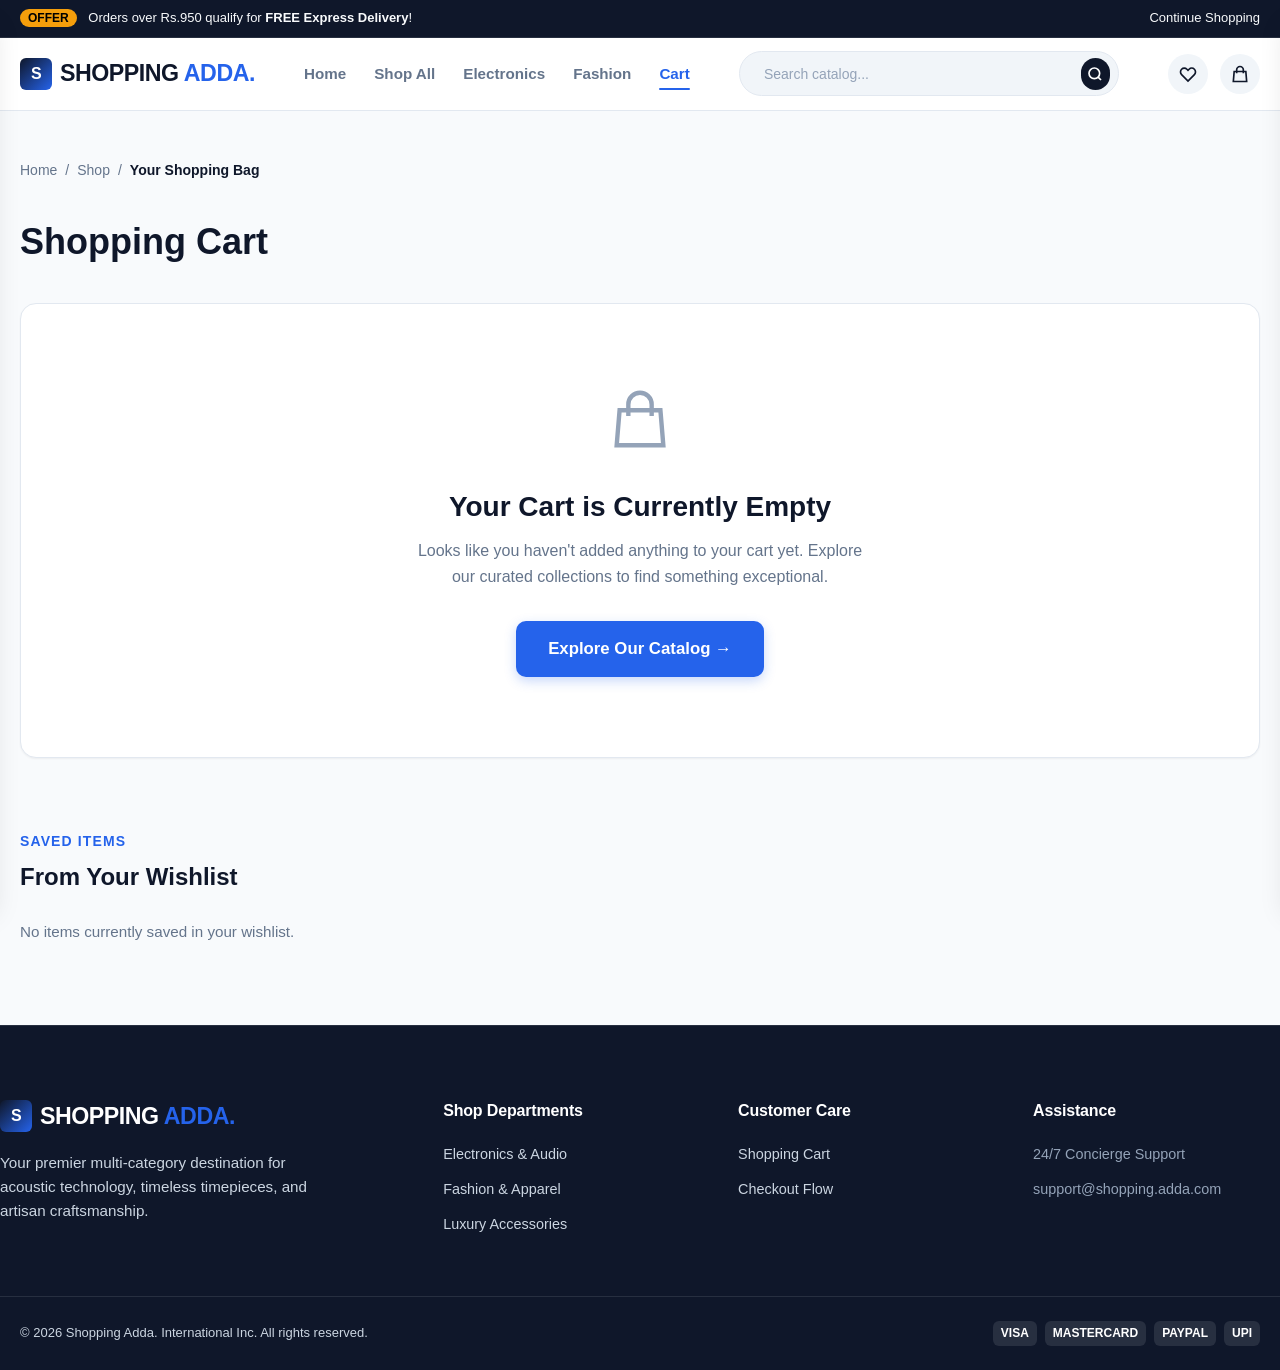
<file: cart.html>
<!doctype html>
<html lang="en">
  <head>
    <meta charset="UTF-8" />
    <meta name="viewport" content="width=device-width, initial-scale=1.0" />
    <title>Shopping Cart - Shopping Adda</title>
    <meta name="description" content="Review your selected items, apply promo codes, check shipping thresholds, and proceed to checkout." />
    <link rel="stylesheet" href="/css/style.css" />
  </head>
  <body>
    <!-- Top Bar -->
    <div class="top-bar">
      <div class="container top-bar-inner">
        <div>
          <span class="top-bar-badge">OFFER</span>
          <span>Orders over Rs.950 qualify for <strong>FREE Express Delivery</strong>!</span>
        </div>
        <div class="top-bar-links">
          <a href="shop.html">Continue Shopping</a>
        </div>
      </div>
    </div>

    <!-- Site Header & Sticky Navbar -->
    <header class="site-header">
      <div class="container">
        <nav class="navbar">
          <!-- Mobile Menu -->
          <button class="hamburger-btn" id="mobile-menu-toggle" aria-label="Toggle navigation menu">
            <span class="hamburger-line"></span>
            <span class="hamburger-line"></span>
            <span class="hamburger-line"></span>
          </button>

          <!-- Brand Logo -->
          <a href="index.html" class="brand-logo">
            <div class="brand-logo-icon">S</div>
            <span>SHOPPING<span class="brand-accent"> ADDA.</span></span>
          </a>

          <!-- Nav Menu -->
          <ul class="nav-menu">
            <li><a href="index.html" class="nav-link">Home</a></li>
            <li><a href="shop.html" class="nav-link">Shop All</a></li>
            <li><a href="shop.html?category=Electronics" class="nav-link">Electronics</a></li>
            <li><a href="shop.html?category=Fashion" class="nav-link">Fashion</a></li>
            <li><a href="cart.html" class="nav-link active">Cart</a></li>
          </ul>

          
          <div class="header-search">
            <div class="search-input-wrapper">
              <input type="text" class="header-search-input" placeholder="Search catalog..." aria-label="Search products" />
              <button class="search-submit-btn" aria-label="Submit search">
                <svg viewBox="0 0 24 24" width="16" height="16" fill="none" stroke="currentColor" stroke-width="2.5"><circle cx="11" cy="11" r="8"/><path d="M21 21l-4.35-4.35"/></svg>
              </button>
            </div>
          </div>

          
          <div class="header-actions">
            <button class="action-btn wishlist-trigger-btn" aria-label="Open Wishlist">
              <svg viewBox="0 0 24 24" width="20" height="20" fill="none" stroke="currentColor" stroke-width="2"><path d="M4.318 6.318a4.5 4.5 0 000 6.364L12 20.364l7.682-7.682a4.5 4.5 0 00-6.364-6.364L12 7.636l-1.318-1.318a4.5 4.5 0 00-6.364 0z"/></svg>
              <span class="badge-count badge-wishlist wishlist-count-badge badge-hidden">0</span>
            </button>
            <a href="cart.html" class="action-btn" aria-label="Shopping Cart">
              <svg viewBox="0 0 24 24" width="20" height="20" fill="none" stroke="currentColor" stroke-width="2"><path d="M16 11V7a4 4 0 00-8 0v4M5 9h14l1 12H4L5 9z"/></svg>
              <span class="badge-count cart-count-badge badge-hidden">0</span>
            </a>
          </div>
        </nav>
      </div>
    </header>

    
    <aside class="mobile-nav" id="mobile-nav">
      <div style="font-size: 1.25rem; font-weight: 800; margin-bottom: 1.5rem; color: var(--color-primary);">SHOPPING<span class="brand-accent"> ADDA.</span></div>
      <ul class="mobile-nav-links">
        <li><a href="index.html" class="mobile-nav-link">Home</a></li>
        <li><a href="shop.html" class="mobile-nav-link">Shop Catalog</a></li>
        <li><a href="cart.html" class="mobile-nav-link active">Shopping Cart</a></li>
        <li><a href="checkout.html" class="mobile-nav-link">Proceed to Checkout</a></li>
      </ul>
    </aside>
    <div class="nav-backdrop" id="nav-backdrop"></div>

    <!-- Main Cart Content -->
    <main class="cart-page-wrapper">
      <div class="container">
        <!-- Breadcrumb Navigation -->
        <nav class="breadcrumb">
          <a href="index.html">Home</a>
          <span>/</span>
          <a href="shop.html">Shop</a>
          <span>/</span>
          <span style="color: var(--text-main); font-weight: 600;">Your Shopping Bag</span>
        </nav>

        <h1 style="font-size: 2.25rem; font-weight: 800; color: var(--color-primary); margin-bottom: 2rem;">Shopping Cart</h1>

        
        <div id="cart-empty-state" style="display: none; text-align: center; background: #fff; border: 1px solid var(--border-color); border-radius: var(--radius-lg); padding: 5rem 1.5rem; box-shadow: var(--shadow-sm);">
          <svg viewBox="0 0 24 24" width="70" height="70" fill="none" stroke="currentColor" stroke-width="1.5" style="color: var(--text-light); margin: 0 auto 1.5rem;"><path d="M16 11V7a4 4 0 00-8 0v4M5 9h14l1 12H4L5 9z"/></svg>
          <h2 style="font-size: 1.75rem; font-weight: 800; color: var(--color-primary); margin-bottom: 0.5rem;">Your Cart is Currently Empty</h2>
          <p style="color: var(--text-muted); max-width: 460px; margin: 0 auto 2rem; line-height: 1.6;">Looks like you haven't added anything to your cart yet. Explore our curated collections to find something exceptional.</p>
          <a href="shop.html" class="btn btn-primary btn-lg">Explore Our Catalog &rarr;</a>
        </div>

        <!-- Active Cart Layout -->
        <div id="cart-content-wrapper" class="cart-layout">
          <!-- Cart Table Card -->
          <div class="cart-table-card">
            <div style="overflow-x: auto;">
              <table class="cart-table">
                <thead>
                  <tr>
                    <th>Product</th>
                    <th>Price</th>
                    <th>Quantity</th>
                    <th>Subtotal</th>
                    <th>Action</th>
                  </tr>
                </thead>
                <tbody id="cart-table-body">
                  <!-- Dynamically populated from cart.js -->
                </tbody>
              </table>
            </div>

            <!-- Cart Table Footer Buttons -->
            <div style="display: flex; justify-content: space-between; align-items: center; margin-top: 1.75rem; padding-top: 1.5rem; border-top: 1px solid var(--border-color); flex-wrap: wrap; gap: 1rem;">
              <a href="shop.html" class="btn btn-secondary">
                &larr; Continue Shopping
              </a>
              <button type="button" class="btn btn-secondary" onclick="clearEntireCart()" style="color: var(--color-danger);">
                Clear Entire Bag
              </button>
            </div>
          </div>

          <!-- Order Summary Sticky Card -->
          <div class="order-summary-card">
            <h2 class="summary-title">Order Summary</h2>

            <!-- Free Shipping Progress -->
            <div class="shipping-progress-box">
              <div id="shipping-progress-text" style="font-size: 0.8125rem; color: var(--color-primary);">
                Calculating shipping threshold...
              </div>
              <div class="progress-track">
                <div class="progress-bar-fill" id="shipping-progress-fill" style="width: 0%;"></div>
              </div>
            </div>

            
            <div class="summary-row">
              <span>Items Subtotal</span>
              <strong id="summary-subtotal">Rs.0.00</strong>
            </div>

            <div class="summary-row" id="summary-discount-row" style="display: none; color: var(--color-success);">
              <span>Promotional Discount</span>
              <strong id="summary-discount-val">-Rs.0.00</strong>
            </div>

            <div class="summary-row">
              <span>Estimated Shipping</span>
              <strong id="summary-shipping">FREE</strong>
            </div>

            <div class="summary-row">
              <span>Estimated Sales Tax (8%)</span>
              <strong id="summary-tax">Rs.0.00</strong>
            </div>

            <div class="summary-row total">
              <span>Estimated Total</span>
              <strong id="summary-total" style="color: var(--color-accent);">Rs.0.00</strong>
            </div>

            <!-- Coupon Code Section -->
            <div style="margin-top: 1.5rem; padding-top: 1.25rem; border-top: 1px solid var(--border-light);">
              <label for="cart-coupon-input" style="font-size: 0.8125rem; font-weight: 700; color: var(--text-muted); display: block; margin-bottom: 0.5rem;">Have a Promo Coupon?</label>
              <form id="cart-coupon-form" class="coupon-form">
                <input type="text" id="cart-coupon-input" class="form-control" placeholder="e.g. SAVE20" style="text-transform: uppercase;" />
                <button type="submit" class="btn btn-secondary btn-sm">Apply</button>
              </form>

              <!-- Applied Coupon Badge -->
              <div id="applied-coupon-container" style="display: none;"></div>

              <div style="font-size: 0.75rem; color: var(--text-light); margin-top: 0.5rem;">
                Try code <strong style="color: var(--color-accent); cursor: pointer;" onclick="document.getElementById('cart-coupon-input').value='SAVE20'">SAVE20</strong> for 20% off or <strong style="color: var(--color-accent); cursor: pointer;" onclick="document.getElementById('cart-coupon-input').value='WELCOME10'">WELCOME10</strong> for 10% off.
              </div>
            </div>

            
            <a href="checkout.html" class="btn btn-primary btn-lg btn-block mt-6">
              Proceed to Secure Checkout &rarr;
            </a>

            <div style="display: flex; justify-content: center; gap: 0.5rem; margin-top: 1.25rem;">
              <span class="pay-badge" style="color: var(--text-muted); background: var(--bg-surface-alt);">256-Bit SSL Secure</span>
              <span class="pay-badge" style="color: var(--text-muted); background: var(--bg-surface-alt);">Money-Back Guarantee</span>
            </div>
          </div>
        </div>

        
        <section style="margin-top: 4.5rem;">
          <div style="display: flex; justify-content: space-between; align-items: flex-end; margin-bottom: 1.5rem;">
            <div>
              <div class="section-subtitle">Saved Items</div>
              <h2 style="font-size: 1.5rem; font-weight: 800; color: var(--color-primary);">From Your Wishlist</h2>
            </div>
          </div>
          <div class="products-grid" id="cart-wishlist-grid">
           
          </div>
        </section>
      </div>
    </main>

    
    <aside class="wishlist-drawer" id="wishlist-drawer">
      <div class="drawer-header">
        <div class="drawer-title">Saved Wishlist (<span class="wishlist-count-badge">0</span>)</div>
        <button class="modal-close-btn" id="wishlist-drawer-close" aria-label="Close wishlist" style="position: static; box-shadow: none;">&times;</button>
      </div>
      <div class="drawer-body" id="wishlist-drawer-items"></div>
    </aside>

    <!-- Quick View Modal -->
    <div class="modal-backdrop" id="quick-view-modal">
      <div class="modal-dialog quick-view-dialog">
        <button class="modal-close-btn" id="quick-view-close" aria-label="Close modal">&times;</button>
        <div id="quick-view-body"></div>
      </div>
    </div>

    <!-- Site Footer -->
    <footer class="site-footer">
      <div class="container footer-top">
        <div class="footer-grid">
          <div>
            <a href="index.html" class="brand-logo" style="color: #fff;">
              <div class="brand-logo-icon">S</div>
              <span>SHOPPING<span class="brand-accent"> ADDA.</span></span>
            </a>
            <p class="footer-brand-desc">
              Your premier multi-category destination for acoustic technology, timeless timepieces, and artisan craftsmanship.
            </p>
          </div>
          <div>
            <h4 class="footer-heading">Shop Departments</h4>
            <ul class="footer-nav-list">
              <li><a href="shop.html?category=Electronics">Electronics & Audio</a></li>
              <li><a href="shop.html?category=Fashion">Fashion & Apparel</a></li>
              <li><a href="shop.html?category=Accessories">Luxury Accessories</a></li>
            </ul>
          </div>
          <div>
            <h4 class="footer-heading">Customer Care</h4>
            <ul class="footer-nav-list">
              <li><a href="cart.html">Shopping Cart</a></li>
              <li><a href="checkout.html">Checkout Flow</a></li>
            </ul>
          </div>
          <div>
            <h4 class="footer-heading">Assistance</h4>
            <ul class="footer-nav-list" style="color: #94a3b8;">
              <li>24/7 Concierge Support</li>
              <li>support@shopping.adda.com</li>
            </ul>
          </div>
        </div>
      </div>
      <div class="footer-bottom">
        <div class="container footer-bottom-inner">
          <div>&copy; 2026 Shopping Adda. International Inc. All rights reserved.</div>
          <div class="payment-badge-icons">
            <span class="pay-badge">VISA</span>
            <span class="pay-badge">MASTERCARD</span>
            <span class="pay-badge">PAYPAL</span>
            <span class="pay-badge">UPI</span>
          </div>
        </div>
      </div>
    </footer>

    
    <script src="/js/products.js"></script>
    <script src="/js/storage.js"></script>
    <script src="/js/toast.js"></script>
    <script src="/js/navbar.js"></script>
    <script src="/js/modal.js"></script>
    <script src="/js/cart.js"></script>
  </body>
</html>
</file>
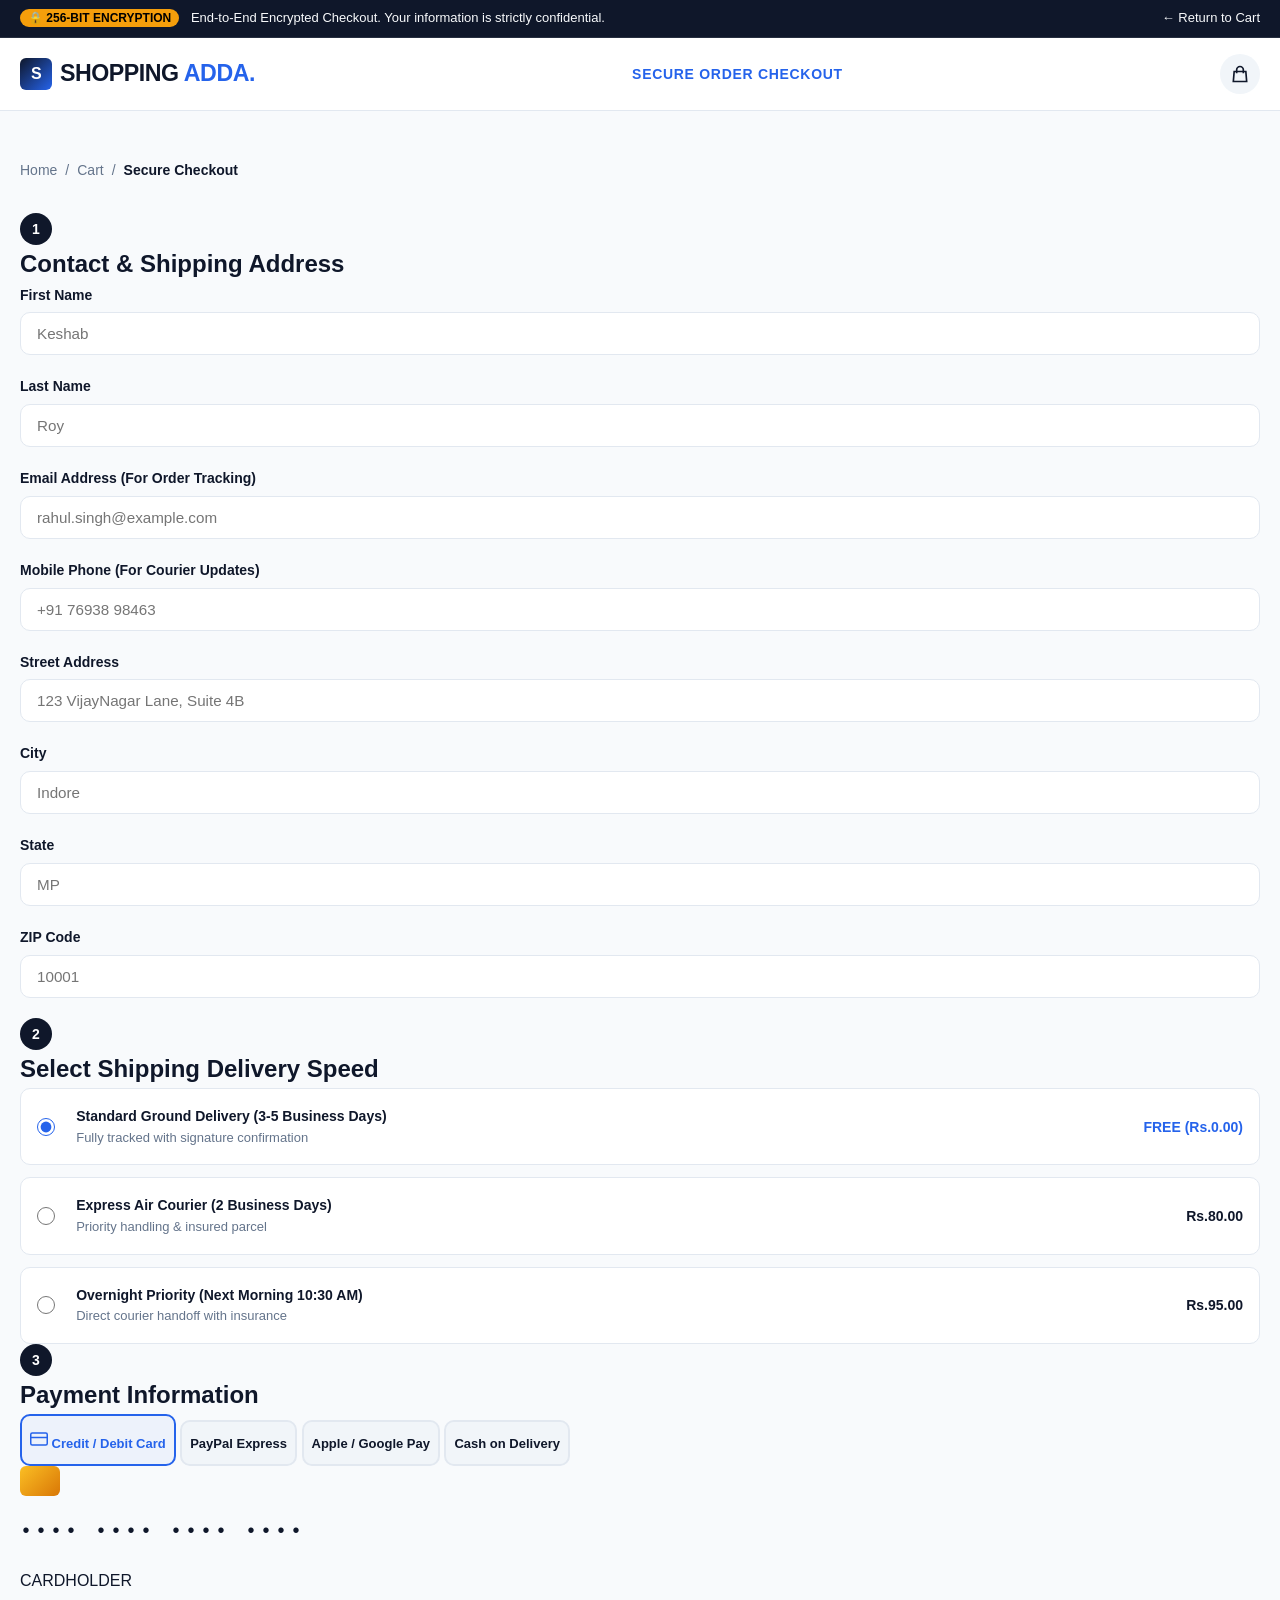
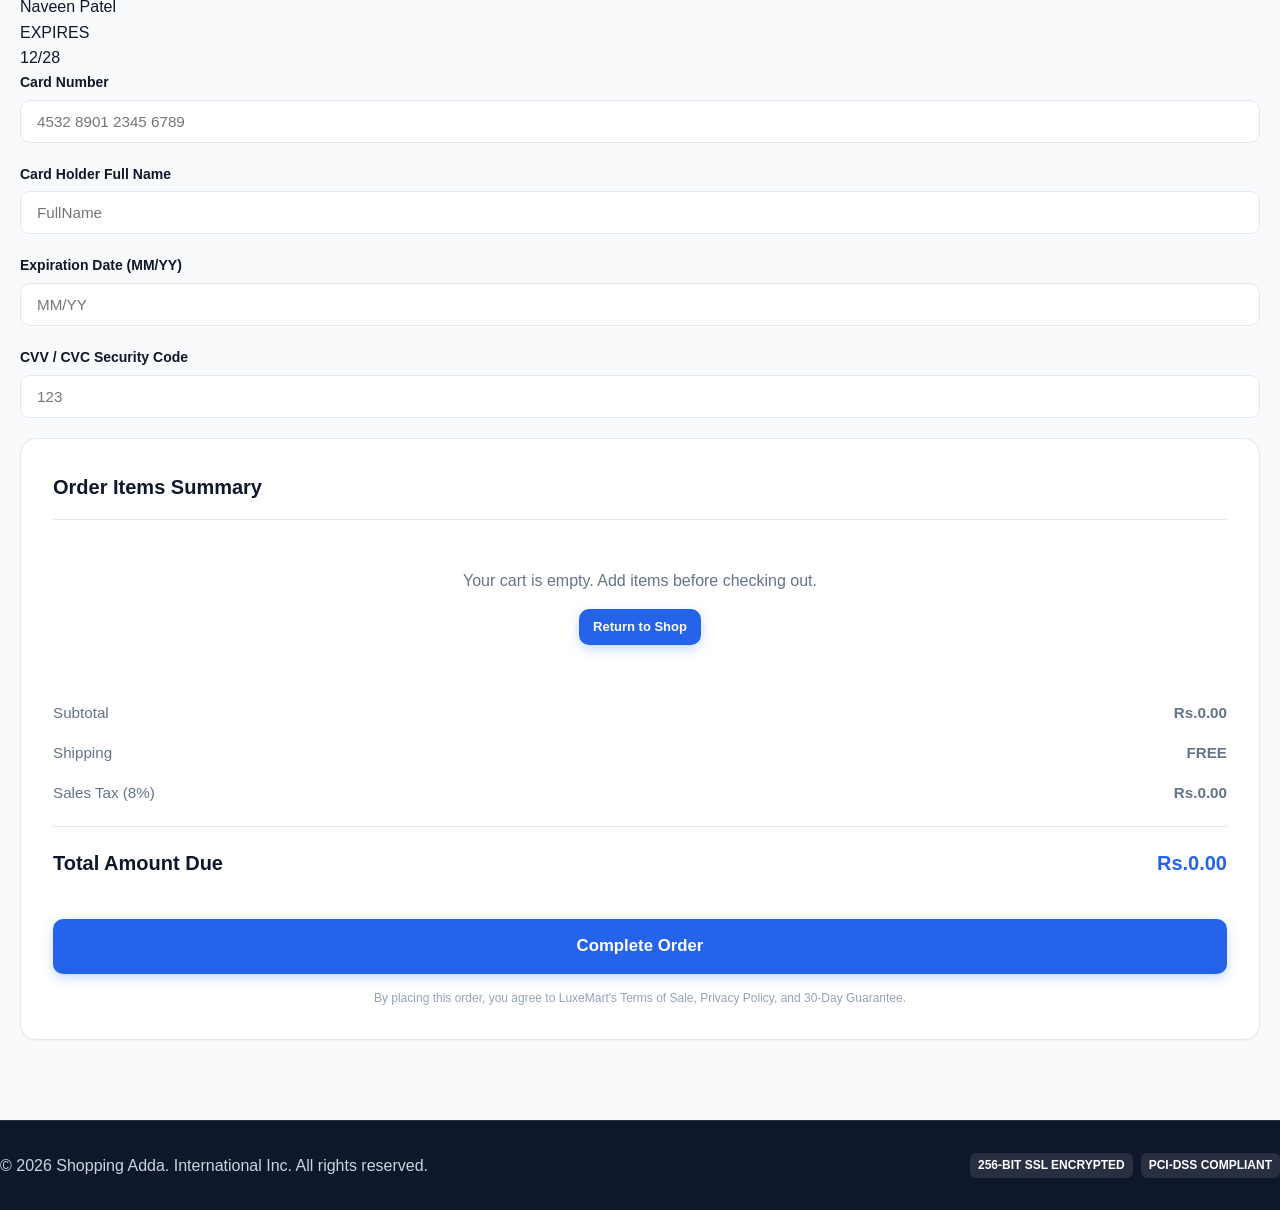
<file: checkout.html>
<!doctype html>
<html lang="en">
  <head>
    <meta charset="UTF-8" />
    <meta name="viewport" content="width=device-width, initial-scale=1.0" />
    <title>Secure Checkout - Shopping Adda.</title>
    <meta name="description" content="Complete your purchase securely with 256-bit encrypted card processing, PayPal, or Cash on Delivery." />
    <link rel="stylesheet" href="/css/style.css" />
  </head>
  <body>
    
    <div class="top-bar" style="background: var(--color-primary);">
      <div class="container top-bar-inner">
        <div>
          <span class="top-bar-badge">🔒 256-BIT ENCRYPTION</span>
          <span>End-to-End Encrypted Checkout. Your information is strictly confidential.</span>
        </div>
        <div class="top-bar-links">
          <a href="cart.html">&larr; Return to Cart</a>
        </div>
      </div>
    </div>

    <!-- Header -->
    <header class="site-header">
      <div class="container">
        <nav class="navbar">
          <!-- Brand Logo -->
          <a href="index.html" class="brand-logo">
            <div class="brand-logo-icon">S</div>
            <span>SHOPPING<span class="brand-accent"> ADDA.</span></span>
          </a>

          <div style="font-size: 0.875rem; font-weight: 700; color: var(--color-accent); text-transform: uppercase; letter-spacing: 0.05em;">
            Secure Order Checkout
          </div>

          <div class="header-actions">
            <a href="cart.html" class="action-btn" aria-label="Shopping Cart">
              <svg viewBox="0 0 24 24" width="20" height="20" fill="none" stroke="currentColor" stroke-width="2"><path d="M16 11V7a4 4 0 00-8 0v4M5 9h14l1 12H4L5 9z"/></svg>
              <span class="badge-count cart-count-badge badge-hidden">0</span>
            </a>
          </div>
        </nav>
      </div>
    </header>

    <!-- Main Checkout Page Content -->
    <main class="checkout-page-wrapper">
      <div class="container">
        
        <nav class="breadcrumb">
          <a href="index.html">Home</a>
          <span>/</span>
          <a href="cart.html">Cart</a>
          <span>/</span>
          <span style="color: var(--text-main); font-weight: 600;">Secure Checkout</span>
        </nav>

        <form id="checkout-form" class="checkout-layout">
          <!-- Left Column: Checkout Inputs -->
          <div class="checkout-steps-column">
            <!-- Step 1: Customer Contact & Shipping Information -->
            <div class="checkout-section-card">
              <h2 class="checkout-section-title">
                <span class="step-num">1</span>
                <span>Contact & Shipping Address</span>
              </h2>

              <div class="form-row">
                <div class="form-group">
                  <label class="form-label" for="checkout-first-name">First Name</label>
                  <input type="text" id="checkout-first-name" class="form-control" placeholder="Keshab" required  />
                </div>
                <div class="form-group">
                  <label class="form-label" for="checkout-last-name">Last Name</label>
                  <input type="text" id="checkout-last-name" class="form-control" placeholder="Roy" required />
                </div>
              </div>

              <div class="form-row">
                <div class="form-group">
                  <label class="form-label" for="checkout-email">Email Address (For Order Tracking)</label>
                  <input type="email" id="checkout-email" class="form-control" placeholder="rahul.singh@example.com" required  />
                </div>
                <div class="form-group">
                  <label class="form-label" for="checkout-phone">Mobile Phone (For Courier Updates)</label>
                  <input type="tel" id="checkout-phone" class="form-control" placeholder="+91 76938 98463" required value="" />
                </div>
              </div>

              <div class="form-group">
                <label class="form-label" for="checkout-address">Street Address</label>
                <input type="text" id="checkout-address" class="form-control" placeholder="123 VijayNagar Lane, Suite 4B" required value="" />
              </div>

              <div class="form-row" style="grid-template-columns: 2fr 1fr 1fr;">
                <div class="form-group">
                  <label class="form-label" for="checkout-city">City</label>
                  <input type="text" id="checkout-city" class="form-control" placeholder="Indore" required value="" />
                </div>
                <div class="form-group">
                  <label class="form-label" for="checkout-state">State</label>
                  <input type="text" id="checkout-state" class="form-control" placeholder="MP" required value="" />
                </div>
                <div class="form-group">
                  <label class="form-label" for="checkout-zip">ZIP Code</label>
                  <input type="text" id="checkout-zip" class="form-control" placeholder="10001" required value="" />
                </div>
              </div>
            </div>

            <!-- Step 2: Shipping Method -->
            <div class="checkout-section-card">
              <h2 class="checkout-section-title">
                <span class="step-num">2</span>
                <span>Select Shipping Delivery Speed</span>
              </h2>

              <div class="shipping-method-options" style="display: grid; gap: 0.75rem;">
                <label class="filter-checkbox-label" style="border: 1px solid var(--border-color); padding: 1rem; border-radius: var(--radius-md); background: #fff; cursor: pointer;">
                  <input type="radio" name="shipping-option" value="standard" checked />
                  <div style="flex: 1; margin-left: 0.75rem;">
                    <div style="font-weight: 700; color: var(--color-primary);">Standard Ground Delivery (3-5 Business Days)</div>
                    <div style="font-size: 0.8125rem; color: var(--text-muted);">Fully tracked with signature confirmation</div>
                  </div>
                  <strong style="color: var(--color-accent);">FREE (Rs.0.00)</strong>
                </label>

                <label class="filter-checkbox-label" style="border: 1px solid var(--border-color); padding: 1rem; border-radius: var(--radius-md); background: #fff; cursor: pointer;">
                  <input type="radio" name="shipping-option" value="express" />
                  <div style="flex: 1; margin-left: 0.75rem;">
                    <div style="font-weight: 700; color: var(--color-primary);">Express Air Courier (2 Business Days)</div>
                    <div style="font-size: 0.8125rem; color: var(--text-muted);">Priority handling & insured parcel</div>
                  </div>
                  <strong>Rs.80.00</strong>
                </label>

                <label class="filter-checkbox-label" style="border: 1px solid var(--border-color); padding: 1rem; border-radius: var(--radius-md); background: #fff; cursor: pointer;">
                  <input type="radio" name="shipping-option" value="overnight" />
                  <div style="flex: 1; margin-left: 0.75rem;">
                    <div style="font-weight: 700; color: var(--color-primary);">Overnight Priority (Next Morning 10:30 AM)</div>
                    <div style="font-size: 0.8125rem; color: var(--text-muted);">Direct courier handoff with insurance</div>
                  </div>
                  <strong>Rs.95.00</strong>
                </label>
              </div>
            </div>

            <!-- Step 3: Payment Method & Interactive Card -->
            <div class="checkout-section-card">
              <h2 class="checkout-section-title">
                <span class="step-num">3</span>
                <span>Payment Information</span>
              </h2>

              <!-- Payment Method Tabs -->
              <div class="payment-tabs-nav">
                <button type="button" class="pay-tab-btn active" data-method="card">
                  <svg viewBox="0 0 24 24" width="18" height="18" fill="none" stroke="currentColor" stroke-width="2"><rect x="1" y="4" width="22" height="16" rx="2" ry="2"/><line x1="1" y1="10" x2="23" y2="10"/></svg>
                  Credit / Debit Card
                </button>
                <button type="button" class="pay-tab-btn" data-method="paypal">
                  PayPal Express
                </button>
                <button type="button" class="pay-tab-btn" data-method="apple">
                  Apple / Google Pay
                </button>
                <button type="button" class="pay-tab-btn" data-method="cod">
                  Cash on Delivery
                </button>
              </div>

              <!-- Card Payment Section -->
              <div id="card-payment-section">
                
                <div class="card-preview">
                  <div class="card-chip"></div>
                  <div class="card-number-display" id="preview-card-number">•••• •••• •••• ••••</div>
                  <div class="card-footer-display">
                    <div>
                      <div class="card-label-small">CARDHOLDER</div>
                      <div class="card-val-small" id="preview-card-name">Naveen Patel</div>
                    </div>
                    <div>
                      <div class="card-label-small">EXPIRES</div>
                      <div class="card-val-small" id="preview-card-expiry">12/28</div>
                    </div>
                  </div>
                </div>

                <!-- Card Form Inputs -->
                <div class="form-group">
                  <label class="form-label" for="card-number-input">Card Number</label>
                  <input type="text" id="card-number-input" class="form-control" placeholder="4532 8901 2345 6789" maxlength="19" value="" />
                </div>

                <div class="form-group">
                  <label class="form-label" for="card-name-input">Card Holder Full Name</label>
                  <input type="text" id="card-name-input" class="form-control" placeholder="FullName" value="" />
                </div>

                <div class="form-row">
                  <div class="form-group">
                    <label class="form-label" for="card-expiry-input">Expiration Date (MM/YY)</label>
                    <input type="text" id="card-expiry-input" class="form-control" placeholder="MM/YY" maxlength="5" value="" />
                  </div>
                  <div class="form-group">
                    <label class="form-label" for="card-cvv-input">CVV / CVC Security Code</label>
                    <input type="password" id="card-cvv-input" class="form-control" placeholder="123" maxlength="4" value="" />
                  </div>
                </div>
              </div>

              
              <div id="alternate-payment-section" style="display: none;">
                <div id="alt-pay-msg" style="background: var(--bg-surface-alt); border-radius: var(--radius-md); border: 1px solid var(--border-color);"></div>
              </div>
            </div>
          </div>

          <!-- Right Column: Order Review Sidebar -->
          <div class="checkout-summary-column">
            <div class="order-summary-card">
              <h3 class="summary-title" style="font-size: 1.25rem; margin-bottom: 1rem;">Order Items Summary</h3>

              <!-- Scrollable Item List -->
              <div id="checkout-items-list" style="max-height: 280px; overflow-y: auto; margin-bottom: 1.5rem;">
                <!-- Dynamically populated from checkout.js -->
              </div>

              <!-- Financial Breakdown -->
              <div class="summary-row">
                <span>Subtotal</span>
                <strong id="checkout-subtotal">Rs.0.00</strong>
              </div>

              <div class="summary-row" id="checkout-discount-row" style="display: none; color: var(--color-success);">
                <span>Discount</span>
                <strong id="checkout-discount-val">-Rs.0.00</strong>
              </div>

              <div class="summary-row">
                <span>Shipping</span>
                <strong id="checkout-shipping">FREE</strong>
              </div>

              <div class="summary-row">
                <span>Sales Tax (8%)</span>
                <strong id="checkout-tax">Rs.0.00</strong>
              </div>

              <div class="summary-row total">
                <span>Total Amount Due</span>
                <strong id="checkout-total" style="color: var(--color-accent);">Rs.0.00</strong>
              </div>

              <button type="submit" id="place-order-btn" class="btn btn-primary btn-lg btn-block mt-6" style="padding: 1.1rem;">
                Complete Order
              </button>

              <div style="font-size: 0.75rem; color: var(--text-light); text-align: center; margin-top: 1rem; line-height: 1.4;">
                By placing this order, you agree to LuxeMart's Terms of Sale, Privacy Policy, and 30-Day Guarantee.
              </div>
            </div>
          </div>
        </form>
      </div>
    </main>

    <!-- Order Completed Modal -->
    <div class="modal-backdrop" id="order-success-modal">
      <div class="modal-dialog" style="max-width: 580px; padding: 2.5rem 2rem;">
        <div id="order-success-details">
          <!-- Dynamically populated from checkout.js -->
        </div>
      </div>
    </div>

    <!-- Site Footer -->
    <footer class="site-footer">
      <div class="container footer-bottom-inner" style="border: none; padding: 2rem 0;">
        <div>&copy; 2026 Shopping Adda. International Inc. All rights reserved.</div>
        <div class="payment-badge-icons">
          <span class="pay-badge">256-BIT SSL ENCRYPTED</span>
          <span class="pay-badge">PCI-DSS COMPLIANT</span>
        </div>
      </div>
    </footer>

    
    <script src="/js/products.js"></script>
    <script src="/js/storage.js"></script>
    <script src="/js/toast.js"></script>
    <script src="/js/navbar.js"></script>
    <script src="/js/modal.js"></script>
    <script src="/js/checkout.js"></script>
  </body>
</html>
</file>
<file: css/style.css>
:root {
  --font-main: -apple-system, BlinkMacSystemFont, "Segoe UI", Roboto, "Helvetica Neue", Arial, sans-serif;
  --font-heading: -apple-system, BlinkMacSystemFont, "Segoe UI", Roboto, "Helvetica Neue", Arial, sans-serif;

  /* Color Palette */
  --color-primary: #0f172a;       /* Deep slate/navy */
  --color-primary-light: #1e293b;
  --color-accent: #2563eb;        /* Vibrant Royal Blue */
  --color-accent-hover: #1d4ed8;
  --color-gold: #f59e0b;          /* Amber Gold */
  --color-gold-hover: #d97706;
  --color-success: #10b981;
  --color-danger: #ef4444;
  --color-warning: #f97316;
  
  /* Neutrals */
  --bg-page: #f8fafc;
  --bg-surface: #ffffff;
  --bg-surface-alt: #f1f5f9;
  --text-main: #0f172a;
  --text-muted: #64748b;
  --text-light: #94a3b8;
  --border-color: #e2e8f0;
  --border-light: #f1f5f9;

  /* Shadows */
  --shadow-sm: 0 1px 2px 0 rgba(0, 0, 0, 0.05);
  --shadow-md: 0 4px 6px -1px rgba(0, 0, 0, 0.08), 0 2px 4px -2px rgba(0, 0, 0, 0.05);
  --shadow-lg: 0 10px 15px -3px rgba(0, 0, 0, 0.08), 0 4px 6px -4px rgba(0, 0, 0, 0.04);
  --shadow-xl: 0 20px 25px -5px rgba(0, 0, 0, 0.1), 0 8px 10px -6px rgba(0, 0, 0, 0.05);
  --shadow-float: 0 25px 50px -12px rgba(15, 23, 42, 0.25);

  /* Transitions */
  --transition-fast: 0.15s ease;
  --transition-base: 0.25s ease;
  --transition-smooth: 0.35s cubic-bezier(0.16, 1, 0.3, 1);

  /* Sizing & Radii */
  --radius-sm: 6px;
  --radius-md: 10px;
  --radius-lg: 16px;
  --radius-full: 9999px;
  --container-max: 1280px;
}

/* --- Base & Reset --- */
*, *::before, *::after {
  box-sizing: border-box;
  margin: 0;
  padding: 0;
}

html {
  font-size: 16px;
  scroll-behavior: smooth;
  -webkit-text-size-adjust: 100%;
}

body {
  font-family: var(--font-main);
  background-color: var(--bg-page);
  color: var(--text-main);
  line-height: 1.6;
  min-height: 100vh;
  display: flex;
  flex-direction: column;
  overflow-x: hidden;
}

img {
  max-width: 100%;
  height: auto;
  display: block;
}

a {
  color: inherit;
  text-decoration: none;
  transition: color var(--transition-fast);
}

button, input, select, textarea {
  font-family: inherit;
  font-size: inherit;
  color: inherit;
  border: none;
  outline: none;
  background: none;
}

button {
  cursor: pointer;
  user-select: none;
}

ul, ol {
  list-style: none;
}

.container {
  width: 100%;
  max-width: var(--container-max);
  margin: 0 auto;
  padding: 0 1.25rem;
}

/* --- Top Announcement Bar --- */
.top-bar {
  background-color: var(--color-primary);
  color: #f8fafc;
  font-size: 0.8125rem;
  padding: 0.5rem 0;
  border-bottom: 1px solid rgba(255, 255, 255, 0.1);
}

.top-bar-inner {
  display: flex;
  justify-content: space-between;
  align-items: center;
}

.top-bar-badge {
  background-color: var(--color-gold);
  color: #000;
  font-weight: 700;
  padding: 0.15rem 0.5rem;
  border-radius: var(--radius-full);
  margin-right: 0.5rem;
  font-size: 0.75rem;
}

.top-bar-links {
  display: flex;
  gap: 1.25rem;
  align-items: center;
}

.top-bar-links a:hover {
  color: var(--color-gold);
}

/* --- Site Header & Navbar --- */
.site-header {
  background-color: rgba(255, 255, 255, 0.96);
  backdrop-filter: blur(12px);
  position: sticky;
  top: 0;
  z-index: 100;
  border-bottom: 1px solid var(--border-color);
  transition: box-shadow var(--transition-base), background-color var(--transition-base);
}

.site-header.is-sticky {
  box-shadow: var(--shadow-md);
}

.navbar {
  display: flex;
  align-items: center;
  justify-content: space-between;
  height: 4.5rem;
  gap: 1.5rem;
}

.brand-logo {
  display: flex;
  align-items: center;
  gap: 0.5rem;
  font-size: 1.45rem;
  font-weight: 800;
  letter-spacing: -0.02em;
  color: var(--color-primary);
}

.brand-logo-icon {
  width: 2rem;
  height: 2rem;
  background: linear-gradient(135deg, var(--color-primary), var(--color-accent));
  color: #fff;
  border-radius: var(--radius-sm);
  display: flex;
  align-items: center;
  justify-content: center;
  font-size: 1rem;
  font-weight: 900;
}

.brand-accent {
  color: var(--color-accent);
}

/* Navigation Links */
.nav-menu {
  display: flex;
  align-items: center;
  gap: 1.75rem;
}

.nav-link {
  font-weight: 600;
  font-size: 0.95rem;
  color: var(--text-muted);
  position: relative;
  padding: 0.5rem 0;
  transition: color var(--transition-fast);
}

.nav-link:hover, .nav-link.active {
  color: var(--color-accent);
}

.nav-link::after {
  content: '';
  position: absolute;
  bottom: 0;
  left: 0;
  width: 0%;
  height: 2px;
  background-color: var(--color-accent);
  transition: width var(--transition-base);
  border-radius: 2px;
}

.nav-link:hover::after, .nav-link.active::after {
  width: 100%;
}

/* Header Search */
.header-search {
  flex: 1;
  max-width: 380px;
  position: relative;
}

.search-input-wrapper {
  position: relative;
  display: flex;
  align-items: center;
  background-color: var(--bg-surface-alt);
  border: 1px solid var(--border-color);
  border-radius: var(--radius-full);
  padding: 0.35rem 0.5rem 0.35rem 1rem;
  transition: border-color var(--transition-fast), box-shadow var(--transition-fast), background-color var(--transition-fast);
}

.search-input-wrapper:focus-within {
  border-color: var(--color-accent);
  background-color: #fff;
  box-shadow: 0 0 0 3px rgba(37, 99, 235, 0.15);
}

.header-search-input {
  width: 100%;
  padding: 0.35rem 0.5rem;
  font-size: 0.875rem;
  color: var(--text-main);
}

.header-search-input::placeholder {
  color: var(--text-light);
}

.search-submit-btn {
  background-color: var(--color-primary);
  color: #fff;
  width: 2rem;
  height: 2rem;
  border-radius: var(--radius-full);
  display: flex;
  align-items: center;
  justify-content: center;
  transition: background-color var(--transition-fast), transform var(--transition-fast);
}

.search-submit-btn:hover {
  background-color: var(--color-accent);
  transform: scale(1.05);
}

/* Header Action Icons */
.header-actions {
  display: flex;
  align-items: center;
  gap: 0.75rem;
}

.action-btn {
  position: relative;
  display: flex;
  align-items: center;
  justify-content: center;
  width: 2.5rem;
  height: 2.5rem;
  border-radius: var(--radius-full);
  color: var(--color-primary);
  background-color: var(--bg-surface-alt);
  transition: background-color var(--transition-fast), color var(--transition-fast), transform var(--transition-fast);
}

.action-btn:hover {
  background-color: var(--border-color);
  color: var(--color-accent);
  transform: translateY(-2px);
}

.badge-count {
  position: absolute;
  top: -4px;
  right: -4px;
  background-color: var(--color-accent);
  color: #fff;
  font-size: 0.7rem;
  font-weight: 700;
  min-width: 1.2rem;
  height: 1.2rem;
  border-radius: var(--radius-full);
  display: flex;
  align-items: center;
  justify-content: center;
  padding: 0 4px;
  border: 2px solid #fff;
  transition: transform var(--transition-fast);
}

.badge-count.badge-wishlist {
  background-color: var(--color-gold);
  color: #000;
}

.badge-count.badge-hidden {
  display: none;
}

.badge-bump {
  animation: bump 0.3s cubic-bezier(0.175, 0.885, 0.32, 1.275);
}

@keyframes bump {
  0% { transform: scale(1); }
  50% { transform: scale(1.35); }
  100% { transform: scale(1); }
}

/* Hamburger toggle for mobile */
.hamburger-btn {
  display: none;
  flex-direction: column;
  justify-content: space-between;
  width: 2rem;
  height: 1.4rem;
  background: transparent;
  border: none;
  cursor: pointer;
  z-index: 120;
}

.hamburger-line {
  width: 100%;
  height: 2.5px;
  background-color: var(--color-primary);
  border-radius: 2px;
  transition: transform var(--transition-base), opacity var(--transition-base);
}

.hamburger-btn.active .hamburger-line:nth-child(1) {
  transform: translateY(9px) rotate(45deg);
}
.hamburger-btn.active .hamburger-line:nth-child(2) {
  opacity: 0;
}
.hamburger-btn.active .hamburger-line:nth-child(3) {
  transform: translateY(-9px) rotate(-45deg);
}

/* Mobile Collapsible Navigation Drawer */
.mobile-nav {
  position: fixed;
  top: 0;
  left: 0;
  width: 80%;
  max-width: 320px;
  height: 100vh;
  background-color: #fff;
  z-index: 110;
  padding: 5.5rem 1.5rem 2rem;
  display: flex;
  flex-direction: column;
  box-shadow: var(--shadow-xl);
  transform: translateX(-100%);
  transition: transform var(--transition-smooth);
  overflow-y: auto;
}

.mobile-nav.active {
  transform: translateX(0);
}

.mobile-nav-links {
  display: flex;
  flex-direction: column;
  gap: 0.5rem;
}

.mobile-nav-link {
  display: flex;
  align-items: center;
  gap: 1rem;
  padding: 0.85rem 1rem;
  font-weight: 600;
  font-size: 1.05rem;
  border-radius: var(--radius-md);
  color: var(--text-main);
  transition: background-color var(--transition-fast), color var(--transition-fast);
}

.mobile-nav-link:hover, .mobile-nav-link.active {
  background-color: var(--bg-surface-alt);
  color: var(--color-accent);
}

.mobile-nav-divider {
  height: 1px;
  background-color: var(--border-color);
  margin: 1.5rem 0;
}

/* Nav Backdrop Overlay */
.nav-backdrop {
  position: fixed;
  inset: 0;
  background-color: rgba(15, 23, 42, 0.6);
  backdrop-filter: blur(4px);
  z-index: 105;
  opacity: 0;
  visibility: hidden;
  transition: opacity var(--transition-base), visibility var(--transition-base);
}

.nav-backdrop.active {
  opacity: 1;
  visibility: visible;
}

/* --- Global Buttons & Utilities --- */
.btn {
  display: inline-flex;
  align-items: center;
  justify-content: center;
  gap: 0.5rem;
  font-weight: 600;
  font-size: 0.95rem;
  padding: 0.75rem 1.5rem;
  border-radius: var(--radius-md);
  transition: background-color var(--transition-fast), transform var(--transition-fast), box-shadow var(--transition-fast), color var(--transition-fast);
  text-align: center;
  white-space: nowrap;
}

.btn:active {
  transform: scale(0.98);
}

.btn-primary {
  background-color: var(--color-accent);
  color: #fff;
  box-shadow: 0 4px 12px rgba(37, 99, 235, 0.25);
}

.btn-primary:hover {
  background-color: var(--color-accent-hover);
  box-shadow: 0 6px 16px rgba(37, 99, 235, 0.35);
  transform: translateY(-1px);
}

.btn-dark {
  background-color: var(--color-primary);
  color: #fff;
}

.btn-dark:hover {
  background-color: var(--color-primary-light);
  transform: translateY(-1px);
}

.btn-secondary {
  background-color: var(--bg-surface-alt);
  color: var(--text-main);
  border: 1px solid var(--border-color);
}

.btn-secondary:hover {
  background-color: var(--border-color);
}

.btn-outline {
  border: 2px solid var(--color-accent);
  color: var(--color-accent);
  background: transparent;
}

.btn-outline:hover {
  background-color: var(--color-accent);
  color: #fff;
}

.btn-gold {
  background-color: var(--color-gold);
  color: #000;
  font-weight: 700;
}

.btn-gold:hover {
  background-color: var(--color-gold-hover);
}

.btn-sm {
  padding: 0.45rem 0.9rem;
  font-size: 0.8125rem;
}

.btn-lg {
  padding: 0.9rem 2rem;
  font-size: 1.05rem;
}

.btn-block {
  width: 100%;
}

.btn-icon {
  padding: 0.6rem;
  border-radius: var(--radius-md);
}

.flex-1 { flex: 1; }
.text-center { text-align: center; }
.font-semibold { font-weight: 600; }
.font-bold { font-weight: 700; }
.mt-1 { margin-top: 0.25rem; }
.mt-2 { margin-top: 0.5rem; }
.mt-3 { margin-top: 0.75rem; }
.mt-4 { margin-top: 1rem; }
.mt-6 { margin-top: 1.5rem; }
.mt-8 { margin-top: 2rem; }
.mb-2 { margin-bottom: 0.5rem; }
.mb-4 { margin-bottom: 1rem; }
.mb-6 { margin-bottom: 1.5rem; }
.mb-8 { margin-bottom: 2rem; }

/* Section Header Typography */
.section-header {
  margin-bottom: 2.25rem;
}

.section-subtitle {
  font-size: 0.875rem;
  font-weight: 700;
  text-transform: uppercase;
  letter-spacing: 0.08em;
  color: var(--color-accent);
  margin-bottom: 0.35rem;
}

.section-title {
  font-size: 2rem;
  font-weight: 800;
  color: var(--color-primary);
  letter-spacing: -0.02em;
  line-height: 1.25;
}

.section-desc {
  color: var(--text-muted);
  font-size: 1rem;
  max-width: 600px;
  margin-top: 0.5rem;
}

/* --- Hero Section & Carousel --- */
.hero-section {
  position: relative;
  background: linear-gradient(135deg, #0f172a 0%, #1e1b4b 50%, #0f172a 100%);
  color: #fff;
  padding: 4.5rem 0;
  overflow: hidden;
}

.hero-grid {
  display: grid;
  grid-template-columns: 1.1fr 0.9fr;
  gap: 3rem;
  align-items: center;
}

.hero-content {
  z-index: 2;
}

.hero-pill {
  display: inline-flex;
  align-items: center;
  gap: 0.5rem;
  background: rgba(255, 255, 255, 0.1);
  backdrop-filter: blur(8px);
  border: 1px solid rgba(255, 255, 255, 0.15);
  padding: 0.4rem 1rem;
  border-radius: var(--radius-full);
  font-size: 0.875rem;
  font-weight: 600;
  color: var(--color-gold);
  margin-bottom: 1.25rem;
}

.hero-title {
  font-size: 3.25rem;
  font-weight: 900;
  line-height: 1.15;
  letter-spacing: -0.03em;
  margin-bottom: 1.25rem;
}

.hero-highlight {
  background: linear-gradient(90deg, #60a5fa, #f59e0b);
  -webkit-background-clip: text;
  -webkit-text-fill-color: transparent;
}

.hero-desc {
  font-size: 1.125rem;
  color: #cbd5e1;
  margin-bottom: 2rem;
  max-width: 520px;
  line-height: 1.6;
}

.hero-btn-group {
  display: flex;
  gap: 1rem;
  flex-wrap: wrap;
}

.hero-stats {
  display: flex;
  gap: 2.5rem;
  margin-top: 3rem;
  padding-top: 2rem;
  border-top: 1px solid rgba(255, 255, 255, 0.15);
}

.hero-stat-item .stat-num {
  font-size: 1.75rem;
  font-weight: 800;
  color: #fff;
}

.hero-stat-item .stat-label {
  font-size: 0.8125rem;
  color: #94a3b8;
}

.hero-image-wrapper {
  position: relative;
  display: flex;
  justify-content: center;
}

.hero-image-card {
  position: relative;
  border-radius: var(--radius-lg);
  overflow: hidden;
  box-shadow: var(--shadow-float);
  border: 1px solid rgba(255, 255, 255, 0.1);
  transform: perspective(1000px) rotateY(-5deg) rotateX(2deg);
  transition: transform var(--transition-smooth);
}

.hero-image-card:hover {
  transform: perspective(1000px) rotateY(0deg) rotateX(0deg) scale(1.02);
}

.hero-floating-badge {
  position: absolute;
  bottom: 2rem;
  left: -1rem;
  background: rgba(255, 255, 255, 0.95);
  backdrop-filter: blur(12px);
  color: var(--color-primary);
  padding: 1rem 1.25rem;
  border-radius: var(--radius-md);
  box-shadow: var(--shadow-xl);
  display: flex;
  align-items: center;
  gap: 0.75rem;
  animation: floatUpDown 4s ease-in-out infinite;
}

@keyframes floatUpDown {
  0%, 100% { transform: translateY(0); }
  50% { transform: translateY(-8px); }
}

/* --- Features / Value Proposition Banner --- */
.features-banner {
  background-color: #fff;
  border-bottom: 1px solid var(--border-color);
  padding: 2.5rem 0;
}

.features-grid {
  display: grid;
  grid-template-columns: repeat(auto-fit, minmax(230px, 1fr));
  gap: 2rem;
}

.feature-item {
  display: flex;
  align-items: center;
  gap: 1rem;
}

.feature-icon-box {
  width: 3.25rem;
  height: 3.25rem;
  border-radius: var(--radius-md);
  background-color: var(--bg-surface-alt);
  color: var(--color-accent);
  display: flex;
  align-items: center;
  justify-content: center;
  flex-shrink: 0;
  transition: background-color var(--transition-fast), color var(--transition-fast), transform var(--transition-fast);
}

.feature-item:hover .feature-icon-box {
  background-color: var(--color-accent);
  color: #fff;
  transform: translateY(-3px);
}

.feature-title {
  font-size: 1rem;
  font-weight: 700;
  color: var(--color-primary);
}

.feature-desc {
  font-size: 0.8125rem;
  color: var(--text-muted);
}

/* --- Category Cards Grid --- */
.categories-section {
  padding: 4.5rem 0;
}

.categories-grid {
  display: grid;
  grid-template-columns: repeat(auto-fit, minmax(240px, 1fr));
  gap: 1.5rem;
}

.category-card {
  position: relative;
  height: 280px;
  border-radius: var(--radius-lg);
  overflow: hidden;
  display: flex;
  flex-direction: column;
  justify-content: flex-end;
  padding: 1.5rem;
  box-shadow: var(--shadow-sm);
  transition: transform var(--transition-smooth), box-shadow var(--transition-smooth);
}

.category-card-bg {
  position: absolute;
  inset: 0;
  width: 100%;
  height: 100%;
  object-fit: cover;
  transition: transform 0.6s cubic-bezier(0.16, 1, 0.3, 1);
  z-index: 1;
}

.category-card-overlay {
  position: absolute;
  inset: 0;
  background: linear-gradient(180deg, rgba(15, 23, 42, 0) 30%, rgba(15, 23, 42, 0.85) 100%);
  z-index: 2;
  transition: opacity var(--transition-base);
}

.category-card-content {
  position: relative;
  z-index: 3;
  color: #fff;
  transform: translateY(8px);
  transition: transform var(--transition-base);
}

.category-card:hover {
  transform: translateY(-6px);
  box-shadow: var(--shadow-xl);
}

.category-card:hover .category-card-bg {
  transform: scale(1.08);
}

.category-card:hover .category-card-content {
  transform: translateY(0);
}

.category-name {
  font-size: 1.25rem;
  font-weight: 700;
  margin-bottom: 0.25rem;
}

.category-count {
  font-size: 0.8125rem;
  color: #cbd5e1;
}

/* --- Product Cards & Grid --- */
.products-section {
  padding: 4.5rem 0;
  background-color: #fff;
}

.products-grid {
  display: grid;
  grid-template-columns: repeat(auto-fill, minmax(260px, 1fr));
  gap: 1.75rem;
}

.product-card {
  background-color: #fff;
  border: 1px solid var(--border-color);
  border-radius: var(--radius-lg);
  overflow: hidden;
  display: flex;
  flex-direction: column;
  position: relative;
  transition: transform var(--transition-smooth), box-shadow var(--transition-smooth), border-color var(--transition-smooth);
}

.product-card:hover {
  transform: translateY(-5px);
  box-shadow: var(--shadow-xl);
  border-color: #cbd5e1;
}

.product-media {
  position: relative;
  padding-top: 100%;
  background-color: var(--bg-surface-alt);
  overflow: hidden;
}

.product-img {
  position: absolute;
  inset: 0;
  width: 100%;
  height: 100%;
  object-fit: cover;
  transition: transform 0.6s cubic-bezier(0.16, 1, 0.3, 1);
}

.product-card:hover .product-img {
  transform: scale(1.06);
}

.product-badge-group {
  position: absolute;
  top: 0.75rem;
  left: 0.75rem;
  display: flex;
  flex-direction: column;
  gap: 0.35rem;
  z-index: 2;
}

.product-badge {
  font-size: 0.7rem;
  font-weight: 700;
  padding: 0.2rem 0.55rem;
  border-radius: var(--radius-full);
  text-transform: uppercase;
  letter-spacing: 0.04em;
}

.badge-primary {
  background-color: var(--color-primary);
  color: #fff;
}

.badge-discount {
  background-color: var(--color-danger);
  color: #fff;
}

.badge-gold {
  background-color: var(--color-gold);
  color: #000;
}

/* Product Card Action Overlay */
.product-card-actions {
  position: absolute;
  top: 0.75rem;
  right: 0.75rem;
  display: flex;
  flex-direction: column;
  gap: 0.4rem;
  z-index: 2;
  opacity: 0;
  transform: translateX(10px);
  transition: opacity var(--transition-base), transform var(--transition-base);
}

.product-card:hover .product-card-actions,
.product-card-actions.mobile-visible {
  opacity: 1;
  transform: translateX(0);
}

.card-action-btn {
  width: 2.25rem;
  height: 2.25rem;
  border-radius: var(--radius-full);
  background-color: rgba(255, 255, 255, 0.95);
  backdrop-filter: blur(4px);
  color: var(--color-primary);
  display: flex;
  align-items: center;
  justify-content: center;
  box-shadow: var(--shadow-md);
  transition: background-color var(--transition-fast), color var(--transition-fast), transform var(--transition-fast);
}

.card-action-btn:hover {
  background-color: var(--color-accent);
  color: #fff;
  transform: scale(1.1);
}

.card-action-btn.active-wishlist {
  background-color: #fee2e2;
  color: var(--color-danger);
}

/* Card Body */
.product-body {
  padding: 1.25rem;
  display: flex;
  flex-direction: column;
  flex: 1;
}

.product-cat {
  font-size: 0.75rem;
  font-weight: 600;
  text-transform: uppercase;
  color: var(--text-muted);
  letter-spacing: 0.05em;
  margin-bottom: 0.25rem;
}

.product-title {
  font-size: 1rem;
  font-weight: 700;
  color: var(--color-primary);
  margin-bottom: 0.5rem;
  line-height: 1.35;
  display: -webkit-box;
  -webkit-line-clamp: 2;
  -webkit-box-orient: vertical;
  overflow: hidden;
  height: 2.7rem;
}

.product-title:hover {
  color: var(--color-accent);
}

.product-rating {
  display: flex;
  align-items: center;
  gap: 0.35rem;
  font-size: 0.8125rem;
  color: var(--text-muted);
  margin-bottom: 0.75rem;
}

.star-rating {
  display: inline-flex;
  align-items: center;
  gap: 1px;
}

.star-icon {
  width: 14px;
  height: 14px;
}

.star-full, .star-half {
  color: var(--color-gold);
}

.star-empty {
  color: #cbd5e1;
}

.product-price-row {
  display: flex;
  align-items: center;
  justify-content: space-between;
  margin-top: auto;
  padding-top: 0.75rem;
  border-top: 1px solid var(--border-light);
}

.product-prices {
  display: flex;
  align-items: baseline;
  gap: 0.5rem;
}

.current-price {
  font-size: 1.2rem;
  font-weight: 800;
  color: var(--color-primary);
}

.old-price {
  font-size: 0.875rem;
  text-decoration: line-through;
  color: var(--text-light);
}

.card-add-cart-btn {
  background-color: var(--bg-surface-alt);
  color: var(--color-primary);
  width: 2.25rem;
  height: 2.25rem;
  border-radius: var(--radius-md);
  display: flex;
  align-items: center;
  justify-content: center;
  transition: background-color var(--transition-fast), color var(--transition-fast), transform var(--transition-fast);
}

.card-add-cart-btn:hover {
  background-color: var(--color-accent);
  color: #fff;
  transform: scale(1.08);
}

/* --- Flash Sale / Deals Banner --- */
.deal-banner-section {
  background: linear-gradient(135deg, #1e1b4b 0%, #312e81 100%);
  color: #fff;
  padding: 4.5rem 0;
  position: relative;
  overflow: hidden;
}

.deal-grid {
  display: grid;
  grid-template-columns: 1fr 1fr;
  gap: 3rem;
  align-items: center;
}

.deal-badge {
  display: inline-block;
  background-color: var(--color-gold);
  color: #000;
  font-weight: 800;
  padding: 0.35rem 0.85rem;
  border-radius: var(--radius-full);
  font-size: 0.8125rem;
  margin-bottom: 1rem;
}

.deal-title {
  font-size: 2.5rem;
  font-weight: 900;
  line-height: 1.2;
  margin-bottom: 1rem;
}

.countdown-box {
  display: flex;
  gap: 1rem;
  margin: 2rem 0;
}

.timer-unit {
  background: rgba(255, 255, 255, 0.1);
  backdrop-filter: blur(8px);
  border: 1px solid rgba(255, 255, 255, 0.15);
  border-radius: var(--radius-md);
  padding: 0.75rem 1.25rem;
  text-align: center;
  min-width: 75px;
}

.timer-val {
  font-size: 2rem;
  font-weight: 800;
  color: var(--color-gold);
  line-height: 1;
}

.timer-lbl {
  font-size: 0.75rem;
  text-transform: uppercase;
  color: #cbd5e1;
  margin-top: 0.25rem;
}

/* --- Customer Testimonials --- */
.testimonials-section {
  padding: 4.5rem 0;
}

.testimonials-grid {
  display: grid;
  grid-template-columns: repeat(auto-fit, minmax(300px, 1fr));
  gap: 2rem;
}

.testimonial-card {
  background: #fff;
  border: 1px solid var(--border-color);
  border-radius: var(--radius-lg);
  padding: 2rem;
  box-shadow: var(--shadow-sm);
  display: flex;
  flex-direction: column;
  justify-content: space-between;
}

.testimonial-text {
  font-size: 1rem;
  color: var(--text-main);
  line-height: 1.6;
  margin-bottom: 1.5rem;
  font-style: italic;
}

.testimonial-author {
  display: flex;
  align-items: center;
  gap: 1rem;
}

.author-avatar {
  width: 3rem;
  height: 3rem;
  border-radius: var(--radius-full);
  object-fit: cover;
}

.author-name {
  font-weight: 700;
  font-size: 0.95rem;
}

.author-role {
  font-size: 0.8125rem;
  color: var(--text-muted);
}

/* --- Newsletter Section --- */
.newsletter-section {
  background-color: var(--color-primary);
  color: #fff;
  padding: 4rem 0;
  text-align: center;
}

.newsletter-box {
  max-width: 600px;
  margin: 0 auto;
}

.newsletter-form {
  display: flex;
  gap: 0.5rem;
  margin-top: 1.5rem;
  background: rgba(255, 255, 255, 0.1);
  padding: 0.4rem;
  border-radius: var(--radius-full);
  border: 1px solid rgba(255, 255, 255, 0.2);
}

.newsletter-input {
  flex: 1;
  padding: 0.75rem 1.25rem;
  color: #fff;
}

.newsletter-input::placeholder {
  color: #94a3b8;
}

/* --- SHOP PAGE (Catalog, Filters, Sidebar) --- */
.shop-page-wrapper {
  padding: 3rem 0 5rem;
}

.breadcrumb {
  display: flex;
  align-items: center;
  gap: 0.5rem;
  font-size: 0.875rem;
  color: var(--text-muted);
  margin-bottom: 2rem;
}

.breadcrumb a:hover {
  color: var(--color-accent);
}

.shop-layout {
  display: grid;
  grid-template-columns: 280px 1fr;
  gap: 2.5rem;
  align-items: start;
}

/* Filter Sidebar */
.filter-sidebar {
  background-color: #fff;
  border: 1px solid var(--border-color);
  border-radius: var(--radius-lg);
  padding: 1.75rem;
  box-shadow: var(--shadow-sm);
  position: sticky;
  top: 6rem;
}

.filter-header {
  display: flex;
  justify-content: space-between;
  align-items: center;
  margin-bottom: 1.5rem;
  padding-bottom: 1rem;
  border-bottom: 1px solid var(--border-color);
}

.filter-title {
  font-size: 1.125rem;
  font-weight: 700;
}

.filter-reset-btn {
  font-size: 0.8125rem;
  color: var(--color-accent);
  font-weight: 600;
}

.filter-reset-btn:hover {
  text-decoration: underline;
}

.filter-group {
  margin-bottom: 1.75rem;
  padding-bottom: 1.5rem;
  border-bottom: 1px solid var(--border-light);
}

.filter-group:last-child {
  border-bottom: none;
  margin-bottom: 0;
  padding-bottom: 0;
}

.filter-group-title {
  font-size: 0.95rem;
  font-weight: 700;
  margin-bottom: 1rem;
  color: var(--color-primary);
}

.filter-list {
  display: flex;
  flex-direction: column;
  gap: 0.6rem;
}

.filter-checkbox-label {
  display: flex;
  align-items: center;
  gap: 0.6rem;
  font-size: 0.875rem;
  cursor: pointer;
  user-select: none;
}

.filter-checkbox-label input[type="checkbox"],
.filter-checkbox-label input[type="radio"] {
  accent-color: var(--color-accent);
  width: 1.1rem;
  height: 1.1rem;
}

.filter-count {
  margin-left: auto;
  font-size: 0.75rem;
  color: var(--text-light);
}

/* Price Range Slider */
.price-range-inputs {
  display: flex;
  align-items: center;
  gap: 0.75rem;
  margin-top: 1rem;
}

.price-input-box {
  background-color: var(--bg-surface-alt);
  border: 1px solid var(--border-color);
  border-radius: var(--radius-sm);
  padding: 0.4rem 0.6rem;
  font-size: 0.875rem;
  width: 100%;
}

.range-slider {
  width: 100%;
  accent-color: var(--color-accent);
  margin-top: 0.5rem;
}

/* Shop Header Controls */
.shop-controls-bar {
  background-color: #fff;
  border: 1px solid var(--border-color);
  border-radius: var(--radius-md);
  padding: 0.85rem 1.25rem;
  display: flex;
  justify-content: space-between;
  align-items: center;
  margin-bottom: 1.75rem;
  flex-wrap: wrap;
  gap: 1rem;
}

.shop-results-count {
  font-size: 0.95rem;
  color: var(--text-muted);
}

.shop-sort-group {
  display: flex;
  align-items: center;
  gap: 0.75rem;
}

.shop-sort-select {
  background-color: var(--bg-surface-alt);
  border: 1px solid var(--border-color);
  border-radius: var(--radius-sm);
  padding: 0.45rem 1rem 0.45rem 0.75rem;
  font-size: 0.875rem;
  font-weight: 600;
  cursor: pointer;
}

.view-toggle-btns {
  display: flex;
  gap: 0.25rem;
}

.view-btn {
  width: 2.2rem;
  height: 2.2rem;
  border-radius: var(--radius-sm);
  display: flex;
  align-items: center;
  justify-content: center;
  background-color: var(--bg-surface-alt);
  color: var(--text-muted);
}

.view-btn.active {
  background-color: var(--color-primary);
  color: #fff;
}

/* Mobile Filter Drawer Toggle Button */
.mobile-filter-trigger {
  display: none;
}

/* --- PRODUCT DETAILS PAGE --- */
.product-details-wrapper {
  padding: 2.5rem 0 5rem;
}

.product-detail-grid {
  display: grid;
  grid-template-columns: 1fr 1fr;
  gap: 3.5rem;
  align-items: start;
  background-color: #fff;
  border: 1px solid var(--border-color);
  border-radius: var(--radius-lg);
  padding: 2.5rem;
  box-shadow: var(--shadow-sm);
}

/* Gallery */
.gallery-container {
  display: flex;
  flex-direction: column;
  gap: 1rem;
}

.gallery-main {
  position: relative;
  padding-top: 100%;
  border-radius: var(--radius-lg);
  overflow: hidden;
  background-color: var(--bg-surface-alt);
  border: 1px solid var(--border-color);
}

.gallery-main-img {
  position: absolute;
  inset: 0;
  width: 100%;
  height: 100%;
  object-fit: cover;
  transition: transform 0.3s ease;
  cursor: zoom-in;
}

.gallery-thumbnails {
  display: flex;
  gap: 0.75rem;
  overflow-x: auto;
  padding-bottom: 0.25rem;
}

.thumb-btn {
  width: 75px;
  height: 75px;
  border-radius: var(--radius-md);
  overflow: hidden;
  border: 2px solid transparent;
  flex-shrink: 0;
  background-color: var(--bg-surface-alt);
  transition: border-color var(--transition-fast), transform var(--transition-fast);
}

.thumb-btn.active {
  border-color: var(--color-accent);
  transform: scale(1.05);
}

.thumb-btn img {
  width: 100%;
  height: 100%;
  object-fit: cover;
}

/* Detail Info */
.detail-category {
  font-size: 0.875rem;
  font-weight: 700;
  text-transform: uppercase;
  color: var(--color-accent);
  letter-spacing: 0.05em;
  margin-bottom: 0.5rem;
}

.detail-title {
  font-size: 2.25rem;
  font-weight: 800;
  color: var(--color-primary);
  line-height: 1.2;
  margin-bottom: 1rem;
}

.detail-rating-row {
  display: flex;
  align-items: center;
  gap: 0.75rem;
  margin-bottom: 1.5rem;
  padding-bottom: 1.25rem;
  border-bottom: 1px solid var(--border-color);
  flex-wrap: wrap;
}

.stock-tag {
  font-size: 0.75rem;
  font-weight: 700;
  padding: 0.25rem 0.65rem;
  border-radius: var(--radius-full);
}

.stock-tag.in-stock {
  background-color: #dcfce7;
  color: #15803d;
}

.stock-tag.low-stock {
  background-color: #fef3c7;
  color: #b45309;
}

.detail-price-box {
  display: flex;
  align-items: baseline;
  gap: 1rem;
  margin-bottom: 1.5rem;
}

.detail-current-price {
  font-size: 2.25rem;
  font-weight: 900;
  color: var(--color-primary);
}

.detail-original-price {
  font-size: 1.25rem;
  text-decoration: line-through;
  color: var(--text-light);
}

.detail-discount-pill {
  background-color: #fee2e2;
  color: var(--color-danger);
  font-size: 0.8125rem;
  font-weight: 700;
  padding: 0.25rem 0.65rem;
  border-radius: var(--radius-full);
}

.detail-description {
  color: var(--text-muted);
  font-size: 1.05rem;
  line-height: 1.65;
  margin-bottom: 1.75rem;
}

/* Variant Pickers */
.variant-block {
  margin-bottom: 1.5rem;
}

.variant-label {
  font-size: 0.95rem;
  font-weight: 700;
  margin-bottom: 0.6rem;
  display: block;
}

.color-options, .size-options {
  display: flex;
  gap: 0.6rem;
  flex-wrap: wrap;
}

.color-dot {
  width: 2rem;
  height: 2rem;
  border-radius: var(--radius-full);
  border: 2px solid #fff;
  box-shadow: 0 0 0 1px #cbd5e1;
  transition: transform var(--transition-fast), box-shadow var(--transition-fast);
}

.color-dot.active {
  box-shadow: 0 0 0 2px var(--color-accent);
  transform: scale(1.15);
}

.size-pill {
  padding: 0.5rem 1rem;
  border-radius: var(--radius-md);
  border: 1px solid var(--border-color);
  font-weight: 600;
  font-size: 0.875rem;
  background-color: var(--bg-surface-alt);
  transition: background-color var(--transition-fast), border-color var(--transition-fast), color var(--transition-fast);
}

.size-pill.active {
  background-color: var(--color-primary);
  color: #fff;
  border-color: var(--color-primary);
}

/* Quantity & Action Buttons */
.quantity-stepper {
  display: inline-flex;
  align-items: center;
  border: 1px solid var(--border-color);
  border-radius: var(--radius-md);
  background-color: var(--bg-surface-alt);
  overflow: hidden;
}

.qty-btn {
  width: 2.5rem;
  height: 2.75rem;
  display: flex;
  align-items: center;
  justify-content: center;
  font-size: 1.125rem;
  font-weight: 700;
  color: var(--color-primary);
  transition: background-color var(--transition-fast);
}

.qty-btn:hover {
  background-color: var(--border-color);
}

.quantity-stepper input {
  width: 3rem;
  text-align: center;
  font-weight: 700;
}

.detail-actions-row {
  display: flex;
  gap: 1rem;
  margin-top: 2rem;
  flex-wrap: wrap;
}

/* Product Tabs: Specs, Reviews, Shipping */
.product-tabs-section {
  margin-top: 3.5rem;
  background: #fff;
  border: 1px solid var(--border-color);
  border-radius: var(--radius-lg);
  overflow: hidden;
}

.tab-nav {
  display: flex;
  background-color: var(--bg-surface-alt);
  border-bottom: 1px solid var(--border-color);
  overflow-x: auto;
}

.tab-btn {
  padding: 1.25rem 2rem;
  font-weight: 700;
  font-size: 1rem;
  color: var(--text-muted);
  border-bottom: 3px solid transparent;
  transition: color var(--transition-fast), border-color var(--transition-fast), background-color var(--transition-fast);
}

.tab-btn.active {
  color: var(--color-accent);
  background-color: #fff;
  border-bottom-color: var(--color-accent);
}

.tab-content {
  padding: 2.5rem;
  display: none;
}

.tab-content.active {
  display: block;
  animation: fadeIn 0.3s ease;
}

@keyframes fadeIn {
  from { opacity: 0; transform: translateY(6px); }
  to { opacity: 1; transform: translateY(0); }
}

.specs-table {
  width: 100%;
  border-collapse: collapse;
}

.specs-table tr {
  border-bottom: 1px solid var(--border-light);
}

.specs-table td {
  padding: 0.85rem 1rem;
  font-size: 0.95rem;
}

.specs-table td:first-child {
  font-weight: 700;
  width: 30%;
  color: var(--text-muted);
  background-color: var(--bg-surface-alt);
}

/* Reviews Tab Form & List */
.reviews-breakdown-grid {
  display: grid;
  grid-template-columns: 1fr 1.2fr;
  gap: 3rem;
  margin-bottom: 3rem;
}

.review-form-card {
  background-color: var(--bg-surface-alt);
  padding: 2rem;
  border-radius: var(--radius-lg);
  border: 1px solid var(--border-color);
}

.form-group {
  margin-bottom: 1.25rem;
}

.form-label {
  display: block;
  font-size: 0.875rem;
  font-weight: 700;
  margin-bottom: 0.4rem;
  color: var(--color-primary);
}

.form-control {
  width: 100%;
  background-color: #fff;
  border: 1px solid var(--border-color);
  border-radius: var(--radius-md);
  padding: 0.75rem 1rem;
  font-size: 0.95rem;
  transition: border-color var(--transition-fast), box-shadow var(--transition-fast);
}

.form-control:focus {
  border-color: var(--color-accent);
  box-shadow: 0 0 0 3px rgba(37, 99, 235, 0.15);
}

/* --- SHOPPING CART PAGE --- */
.cart-page-wrapper {
  padding: 3rem 0 5rem;
}

.cart-layout {
  display: grid;
  grid-template-columns: 1fr 380px;
  gap: 2.5rem;
  align-items: start;
}

.cart-table-card {
  background: #fff;
  border: 1px solid var(--border-color);
  border-radius: var(--radius-lg);
  padding: 1.75rem;
  box-shadow: var(--shadow-sm);
}

.cart-table {
  width: 100%;
  border-collapse: collapse;
}

.cart-table th {
  text-align: left;
  padding: 0.85rem 1rem;
  font-size: 0.8125rem;
  text-transform: uppercase;
  color: var(--text-muted);
  border-bottom: 1px solid var(--border-color);
}

.cart-table td {
  padding: 1.25rem 1rem;
  border-bottom: 1px solid var(--border-light);
  vertical-align: middle;
}

.cart-item-cell {
  display: flex;
  align-items: center;
  gap: 1.25rem;
}

.cart-item-thumb {
  width: 70px;
  height: 70px;
  border-radius: var(--radius-md);
  object-fit: cover;
  background-color: var(--bg-surface-alt);
  flex-shrink: 0;
}

.cart-item-name {
  font-weight: 700;
  font-size: 1rem;
  color: var(--color-primary);
}

.cart-item-meta {
  font-size: 0.8125rem;
  color: var(--text-muted);
  margin-top: 0.2rem;
}

.cart-remove-btn {
  color: var(--text-light);
  transition: color var(--transition-fast);
}

.cart-remove-btn:hover {
  color: var(--color-danger);
}

/* Order Summary Card */
.order-summary-card {
  background: #fff;
  border: 1px solid var(--border-color);
  border-radius: var(--radius-lg);
  padding: 2rem;
  box-shadow: var(--shadow-sm);
  position: sticky;
  top: 6rem;
}

.summary-title {
  font-size: 1.25rem;
  font-weight: 800;
  margin-bottom: 1.5rem;
  padding-bottom: 1rem;
  border-bottom: 1px solid var(--border-color);
}

.summary-row {
  display: flex;
  justify-content: space-between;
  margin-bottom: 1rem;
  font-size: 0.95rem;
  color: var(--text-muted);
}

.summary-row.total {
  font-size: 1.25rem;
  font-weight: 800;
  color: var(--color-primary);
  border-top: 1px solid var(--border-color);
  padding-top: 1.25rem;
  margin-top: 1.25rem;
}

/* Free Shipping Progress Bar */
.shipping-progress-box {
  background-color: var(--bg-surface-alt);
  border-radius: var(--radius-md);
  padding: 1rem;
  margin-bottom: 1.5rem;
}

.progress-track {
  width: 100%;
  height: 6px;
  background-color: #e2e8f0;
  border-radius: var(--radius-full);
  overflow: hidden;
  margin-top: 0.5rem;
}

.progress-bar-fill {
  height: 100%;
  background: linear-gradient(90deg, var(--color-accent), var(--color-success));
  border-radius: var(--radius-full);
  transition: width 0.4s ease;
}

/* Coupon Input Form */
.coupon-form {
  display: flex;
  gap: 0.5rem;
  margin-top: 1.25rem;
  margin-bottom: 1.25rem;
}

.coupon-applied-tag {
  display: flex;
  justify-content: space-between;
  align-items: center;
  background-color: #ecfdf5;
  border: 1px solid #a7f3d0;
  color: #065f46;
  padding: 0.5rem 0.75rem;
  border-radius: var(--radius-md);
  font-size: 0.875rem;
  font-weight: 600;
}

/* --- CHECKOUT PAGE --- */
.checkout-page-wrapper {
  padding: 3rem 0 5rem;
}

.checkout-grid {
  display: grid;
  grid-template-columns: 1fr 420px;
  gap: 2.5rem;
  align-items: start;
}

.checkout-card {
  background: #fff;
  border: 1px solid var(--border-color);
  border-radius: var(--radius-lg);
  padding: 2rem;
  box-shadow: var(--shadow-sm);
  margin-bottom: 1.75rem;
}

.checkout-step-title {
  display: flex;
  align-items: center;
  gap: 0.75rem;
  font-size: 1.25rem;
  font-weight: 800;
  margin-bottom: 1.5rem;
}

.step-num {
  width: 2rem;
  height: 2rem;
  border-radius: var(--radius-full);
  background-color: var(--color-primary);
  color: #fff;
  font-size: 0.875rem;
  display: flex;
  align-items: center;
  justify-content: center;
}

.form-grid-2 {
  display: grid;
  grid-template-columns: 1fr 1fr;
  gap: 1rem;
}

/* Interactive Payment Methods */
.payment-tabs {
  display: grid;
  grid-template-columns: repeat(4, 1fr);
  gap: 0.75rem;
  margin-bottom: 1.5rem;
}

.pay-tab-btn {
  border: 2px solid var(--border-color);
  border-radius: var(--radius-md);
  padding: 0.85rem 0.5rem;
  text-align: center;
  font-weight: 700;
  font-size: 0.8125rem;
  background-color: var(--bg-surface-alt);
  transition: border-color var(--transition-fast), background-color var(--transition-fast);
}

.pay-tab-btn.active {
  border-color: var(--color-accent);
  background-color: rgba(37, 99, 235, 0.05);
  color: var(--color-accent);
}

/* 3D Animated Card Preview */
.interactive-card-preview {
  background: linear-gradient(135deg, #1e293b, #0f172a);
  color: #fff;
  border-radius: var(--radius-lg);
  padding: 1.5rem;
  margin-bottom: 1.5rem;
  box-shadow: var(--shadow-lg);
  position: relative;
  overflow: hidden;
}

.card-chip {
  width: 40px;
  height: 30px;
  background: linear-gradient(135deg, #fbbf24, #d97706);
  border-radius: var(--radius-sm);
  margin-bottom: 1.25rem;
}

.card-number-display {
  font-size: 1.25rem;
  letter-spacing: 0.15em;
  font-family: monospace;
  margin-bottom: 1.25rem;
}

.card-meta-row {
  display: flex;
  justify-content: space-between;
  font-size: 0.8125rem;
}

.card-holder-label, .card-expiry-label {
  font-size: 0.65rem;
  text-transform: uppercase;
  color: #94a3b8;
}

/* --- TOAST NOTIFICATIONS --- */
.toast-container {
  position: fixed;
  bottom: 1.5rem;
  right: 1.5rem;
  z-index: 1000;
  display: flex;
  flex-direction: column;
  gap: 0.75rem;
  max-width: 380px;
  width: calc(100% - 3rem);
  pointer-events: none;
}

.toast {
  background-color: #fff;
  border-radius: var(--radius-md);
  box-shadow: var(--shadow-xl);
  border: 1px solid var(--border-color);
  overflow: hidden;
  pointer-events: auto;
  animation: slideInRight 0.35s cubic-bezier(0.16, 1, 0.3, 1);
  transition: opacity 0.3s ease, transform 0.3s ease;
}

.toast.toast-fade-out {
  opacity: 0;
  transform: translateX(100%);
}

@keyframes slideInRight {
  from { transform: translateX(100%); opacity: 0; }
  to { transform: translateX(0); opacity: 1; }
}

.toast-content {
  display: flex;
  align-items: flex-start;
  gap: 0.85rem;
  padding: 1rem 1.25rem;
}

.toast-icon-wrap {
  width: 1.75rem;
  height: 1.75rem;
  border-radius: var(--radius-full);
  display: flex;
  align-items: center;
  justify-content: center;
  flex-shrink: 0;
}

.toast-success .toast-icon-wrap { background-color: #dcfce7; color: var(--color-success); }
.toast-error .toast-icon-wrap { background-color: #fee2e2; color: var(--color-danger); }
.toast-warning .toast-icon-wrap { background-color: #fef3c7; color: var(--color-warning); }
.toast-info .toast-icon-wrap { background-color: #dbeafe; color: var(--color-accent); }

.toast-text {
  flex: 1;
}

.toast-title {
  font-weight: 700;
  font-size: 0.9rem;
  color: var(--color-primary);
}

.toast-message {
  font-size: 0.8125rem;
  color: var(--text-muted);
  margin-top: 0.15rem;
}

.toast-close {
  color: var(--text-light);
  font-size: 1.25rem;
  line-height: 1;
  padding: 0 0.25rem;
}

.toast-close:hover {
  color: var(--text-main);
}

.toast-progress {
  height: 3px;
  background-color: var(--bg-surface-alt);
  width: 100%;
}

.toast-progress-bar {
  height: 100%;
  background-color: var(--color-accent);
  width: 100%;
  animation: progressShrink linear forwards;
}

@keyframes progressShrink {
  from { width: 100%; }
  to { width: 0%; }
}

/* --- SPECIAL OFFER POPUP MODAL --- */
.modal-backdrop {
  position: fixed;
  inset: 0;
  background-color: rgba(15, 23, 42, 0.7);
  backdrop-filter: blur(6px);
  z-index: 500;
  display: flex;
  align-items: center;
  justify-content: center;
  padding: 1.25rem;
  opacity: 0;
  visibility: hidden;
  transition: opacity 0.3s ease, visibility 0.3s ease;
}

.modal-backdrop.active {
  opacity: 1;
  visibility: visible;
}

.modal-dialog {
  background-color: #fff;
  border-radius: var(--radius-lg);
  box-shadow: var(--shadow-float);
  max-width: 580px;
  width: 100%;
  overflow: hidden;
  position: relative;
  transform: scale(0.9) translateY(20px);
  transition: transform 0.35s cubic-bezier(0.16, 1, 0.3, 1);
}

.modal-backdrop.active .modal-dialog {
  transform: scale(1) translateY(0);
}

.modal-close-btn {
  position: absolute;
  top: 1rem;
  right: 1rem;
  width: 2.25rem;
  height: 2.25rem;
  border-radius: var(--radius-full);
  background-color: rgba(255, 255, 255, 0.8);
  backdrop-filter: blur(4px);
  display: flex;
  align-items: center;
  justify-content: center;
  font-size: 1.25rem;
  z-index: 10;
  box-shadow: var(--shadow-sm);
  color: var(--text-main);
  transition: background-color var(--transition-fast), transform var(--transition-fast);
}

.modal-close-btn:hover {
  background-color: #fff;
  transform: scale(1.1);
}

.offer-modal-grid {
  display: grid;
  grid-template-columns: 1fr 1fr;
}

.offer-modal-banner {
  background: linear-gradient(135deg, #1e1b4b, #312e81);
  color: #fff;
  padding: 2.5rem 1.5rem;
  display: flex;
  flex-direction: column;
  justify-content: center;
  text-align: center;
  position: relative;
}

.offer-modal-content {
  padding: 2.5rem 2rem;
  display: flex;
  flex-direction: column;
  justify-content: center;
}

.coupon-copy-box {
  display: flex;
  align-items: center;
  justify-content: space-between;
  background-color: var(--bg-surface-alt);
  border: 2px dashed var(--color-accent);
  border-radius: var(--radius-md);
  padding: 0.6rem 1rem;
  margin: 1.25rem 0;
}

.coupon-code-text {
  font-family: monospace;
  font-size: 1.2rem;
  font-weight: 800;
  color: var(--color-accent);
  letter-spacing: 0.05em;
}

/* Quick View Modal Dimensions */
.quick-view-dialog {
  max-width: 900px;
  padding: 2rem;
}

.quick-view-grid {
  display: grid;
  grid-template-columns: 1.1fr 1fr;
  gap: 2.5rem;
}

.quick-view-main-image-wrap {
  position: relative;
  padding-top: 100%;
  border-radius: var(--radius-md);
  overflow: hidden;
  background-color: var(--bg-surface-alt);
}

.quick-view-main-img {
  position: absolute;
  inset: 0;
  width: 100%;
  height: 100%;
  object-fit: cover;
}

.quick-view-thumbs {
  display: flex;
  gap: 0.5rem;
  margin-top: 0.75rem;
}

.qv-thumb-btn {
  width: 60px;
  height: 60px;
  border-radius: var(--radius-sm);
  overflow: hidden;
  border: 2px solid transparent;
}

.qv-thumb-btn.active {
  border-color: var(--color-accent);
}

.qv-thumb-btn img {
  width: 100%;
  height: 100%;
  object-fit: cover;
}

.qv-category {
  font-size: 0.75rem;
  font-weight: 700;
  text-transform: uppercase;
  color: var(--color-accent);
}

.qv-title {
  font-size: 1.5rem;
  font-weight: 800;
  margin: 0.25rem 0 0.75rem;
}

.qv-rating-row {
  display: flex;
  align-items: center;
  gap: 0.5rem;
  font-size: 0.875rem;
  margin-bottom: 1rem;
}

.qv-price-row {
  display: flex;
  align-items: baseline;
  gap: 0.75rem;
  margin-bottom: 1rem;
}

.qv-current-price {
  font-size: 1.75rem;
  font-weight: 800;
  color: var(--color-primary);
}

.qv-original-price {
  font-size: 1rem;
  text-decoration: line-through;
  color: var(--text-light);
}

.qv-save-pill {
  background-color: #fee2e2;
  color: var(--color-danger);
  font-size: 0.75rem;
  font-weight: 700;
  padding: 0.15rem 0.5rem;
  border-radius: var(--radius-full);
}

.qv-description {
  font-size: 0.9rem;
  color: var(--text-muted);
  line-height: 1.5;
  margin-bottom: 1.25rem;
}

.qv-option-group {
  margin-bottom: 1rem;
}

.qv-option-label {
  font-size: 0.8125rem;
  font-weight: 700;
  margin-bottom: 0.35rem;
  display: block;
}

.qv-actions-row {
  display: flex;
  gap: 0.75rem;
  margin-top: 1.5rem;
  align-items: center;
}

.qv-full-details-link {
  display: inline-block;
  margin-top: 1.25rem;
  font-size: 0.875rem;
  font-weight: 700;
  color: var(--color-accent);
}

.qv-full-details-link:hover {
  text-decoration: underline;
}

/* --- WISHLIST DRAWER --- */
.wishlist-drawer {
  position: fixed;
  top: 0;
  right: 0;
  width: 85%;
  max-width: 400px;
  height: 100vh;
  background-color: #fff;
  z-index: 120;
  box-shadow: var(--shadow-xl);
  transform: translateX(100%);
  transition: transform var(--transition-smooth);
  display: flex;
  flex-direction: column;
}

.wishlist-drawer.active {
  transform: translateX(0);
}

.drawer-header {
  display: flex;
  align-items: center;
  justify-content: space-between;
  padding: 1.25rem 1.5rem;
  border-bottom: 1px solid var(--border-color);
}

.drawer-title {
  font-size: 1.125rem;
  font-weight: 700;
}

.drawer-body {
  flex: 1;
  overflow-y: auto;
  padding: 1.25rem 1.5rem;
}

.drawer-items-list {
  display: flex;
  flex-direction: column;
  gap: 1.25rem;
}

.drawer-item {
  display: flex;
  gap: 1rem;
  align-items: center;
  padding-bottom: 1rem;
  border-bottom: 1px solid var(--border-light);
}

.drawer-item-img {
  width: 65px;
  height: 65px;
  border-radius: var(--radius-md);
  object-fit: cover;
}

.drawer-item-info {
  flex: 1;
}

.drawer-item-title {
  font-weight: 700;
  font-size: 0.9rem;
  display: -webkit-box;
  -webkit-line-clamp: 1;
  -webkit-box-orient: vertical;
  overflow: hidden;
}

.drawer-item-price {
  font-weight: 800;
  color: var(--color-primary);
  margin: 0.2rem 0 0.4rem;
}

.drawer-item-actions {
  display: flex;
  gap: 0.5rem;
  align-items: center;
}

.drawer-empty-state {
  text-align: center;
  padding: 3rem 1rem;
  color: var(--text-muted);
}

.empty-icon {
  width: 3.5rem;
  height: 3.5rem;
  color: var(--text-light);
  margin: 0 auto 1rem;
}

.empty-title {
  font-size: 1.125rem;
  font-weight: 700;
  color: var(--color-primary);
  margin-bottom: 0.5rem;
}

.empty-desc {
  font-size: 0.875rem;
  line-height: 1.5;
}

/* --- FOOTER --- */
.site-footer {
  background-color: var(--color-primary);
  color: #cbd5e1;
  margin-top: auto;
  border-top: 1px solid rgba(255, 255, 255, 0.1);
}

.footer-top {
  padding: 4.5rem 0 3rem;
}

.footer-grid {
  display: grid;
  grid-template-columns: 1.6fr repeat(3, 1fr);
  gap: 3rem;
}

.footer-brand-desc {
  margin: 1rem 0 1.5rem;
  font-size: 0.95rem;
  line-height: 1.6;
  max-width: 340px;
}

.footer-social-links {
  display: flex;
  gap: 0.75rem;
}

.social-icon-btn {
  width: 2.25rem;
  height: 2.25rem;
  border-radius: var(--radius-full);
  background: rgba(255, 255, 255, 0.1);
  color: #fff;
  display: flex;
  align-items: center;
  justify-content: center;
  transition: background-color var(--transition-fast), transform var(--transition-fast);
}

.social-icon-btn:hover {
  background-color: var(--color-accent);
  transform: translateY(-2px);
}

.footer-heading {
  font-size: 1rem;
  font-weight: 700;
  color: #fff;
  margin-bottom: 1.25rem;
  letter-spacing: -0.01em;
}

.footer-nav-list {
  display: flex;
  flex-direction: column;
  gap: 0.75rem;
  font-size: 0.9rem;
}

.footer-nav-list a:hover {
  color: #fff;
  transform: translateX(3px);
}

.footer-bottom {
  padding: 1.5rem 0;
  border-top: 1px solid rgba(255, 255, 255, 0.1);
  font-size: 0.8125rem;
}

.footer-bottom-inner {
  display: flex;
  justify-content: space-between;
  align-items: center;
  flex-wrap: wrap;
  gap: 1rem;
}

.payment-badge-icons {
  display: flex;
  gap: 0.5rem;
}

.pay-badge {
  background: rgba(255, 255, 255, 0.1);
  padding: 0.2rem 0.5rem;
  border-radius: var(--radius-sm);
  font-size: 0.75rem;
  font-weight: 700;
  color: #fff;
}


@media (max-width: 1024px) {
  .hero-grid {
    grid-template-columns: 1fr;
    gap: 2.5rem;
    text-align: center;
  }

  .hero-desc {
    margin-left: auto;
    margin-right: auto;
  }

  .hero-btn-group {
    justify-content: center;
  }

  .hero-stats {
    justify-content: center;
  }

  .hero-image-card {
    transform: none;
    max-width: 500px;
    margin: 0 auto;
  }

  .shop-layout {
    grid-template-columns: 1fr;
  }

  .filter-sidebar {
      display: none;
  }

  .mobile-filter-trigger {
    display: inline-flex;
  }

  .product-detail-grid {
    grid-template-columns: 1fr;
    gap: 2.5rem;
  }

  .cart-layout, .checkout-grid {
    grid-template-columns: 1fr;
  }

  .footer-grid {
    grid-template-columns: 1fr 1fr;
    gap: 2rem;
  }
}

@media (max-width: 768px) {
  .nav-menu {
    display: none;
  }

  .hamburger-btn {
    display: flex;
  }

  .header-search {
    display: none; 

  }

  .hero-title {
    font-size: 2.25rem;
  }

  .deal-grid {
    grid-template-columns: 1fr;
    text-align: center;
  }

  .countdown-box {
    justify-content: center;
  }

  .offer-modal-grid {
    grid-template-columns: 1fr;
  }

  .offer-modal-banner {
    padding: 1.5rem;
  }

  .quick-view-grid {
    grid-template-columns: 1fr;
  }

  .form-grid-2 {
    grid-template-columns: 1fr;
  }

  .payment-tabs {
    grid-template-columns: 1fr 1fr;
  }

  .footer-grid {
    grid-template-columns: 1fr;
    margin-left: 10vw;
  }
}
</file>
